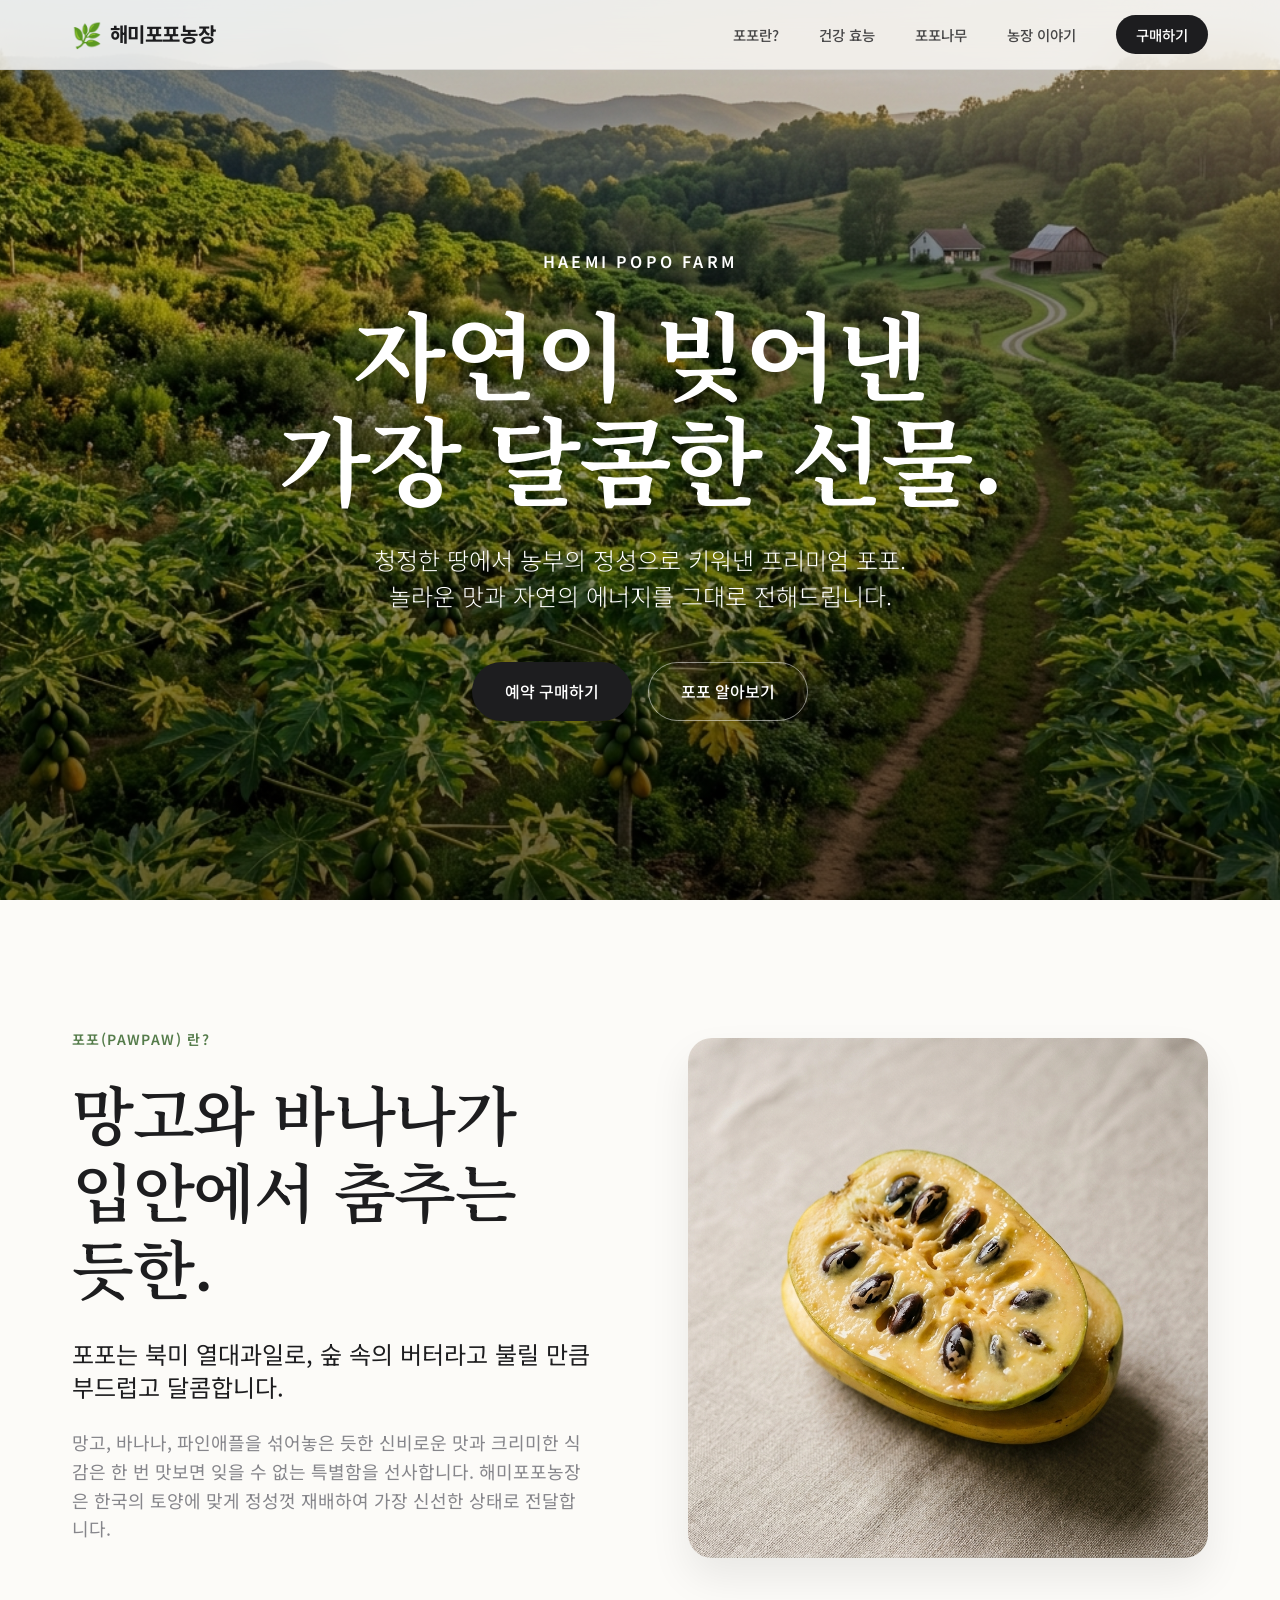
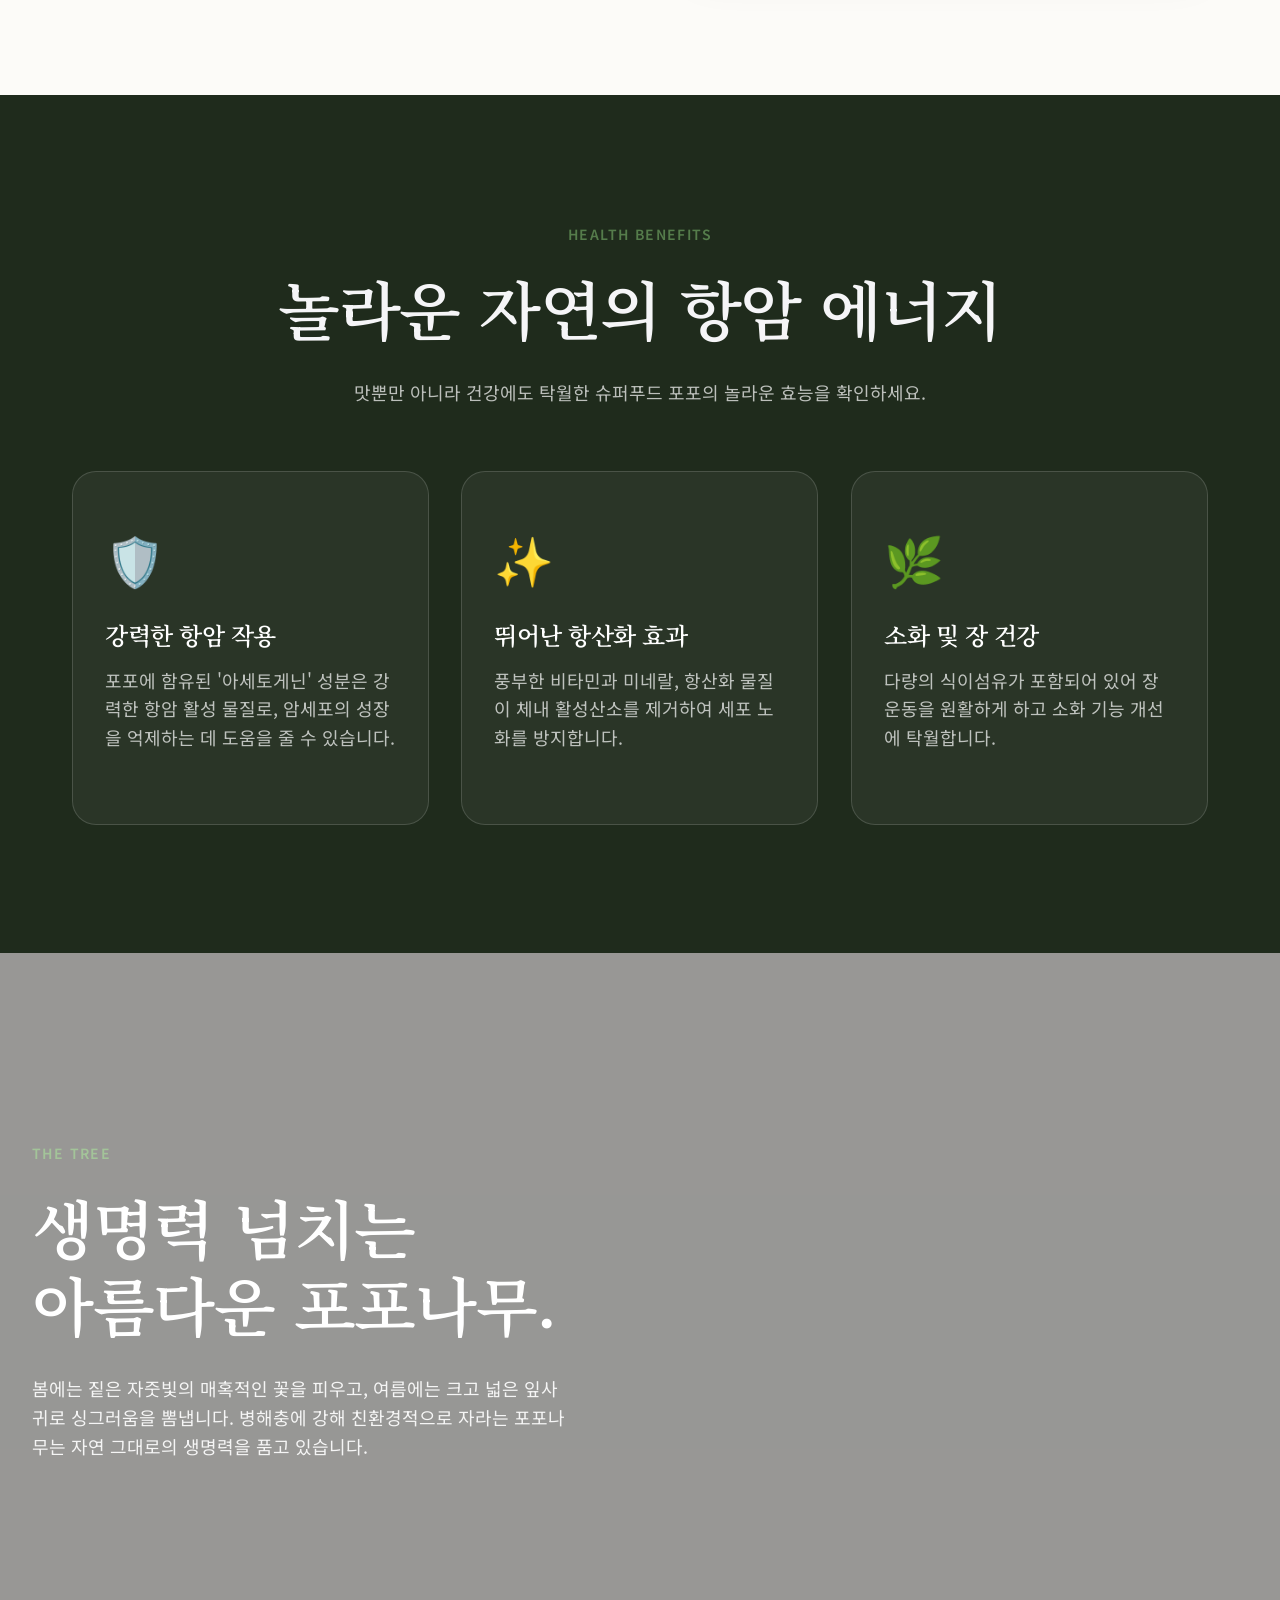
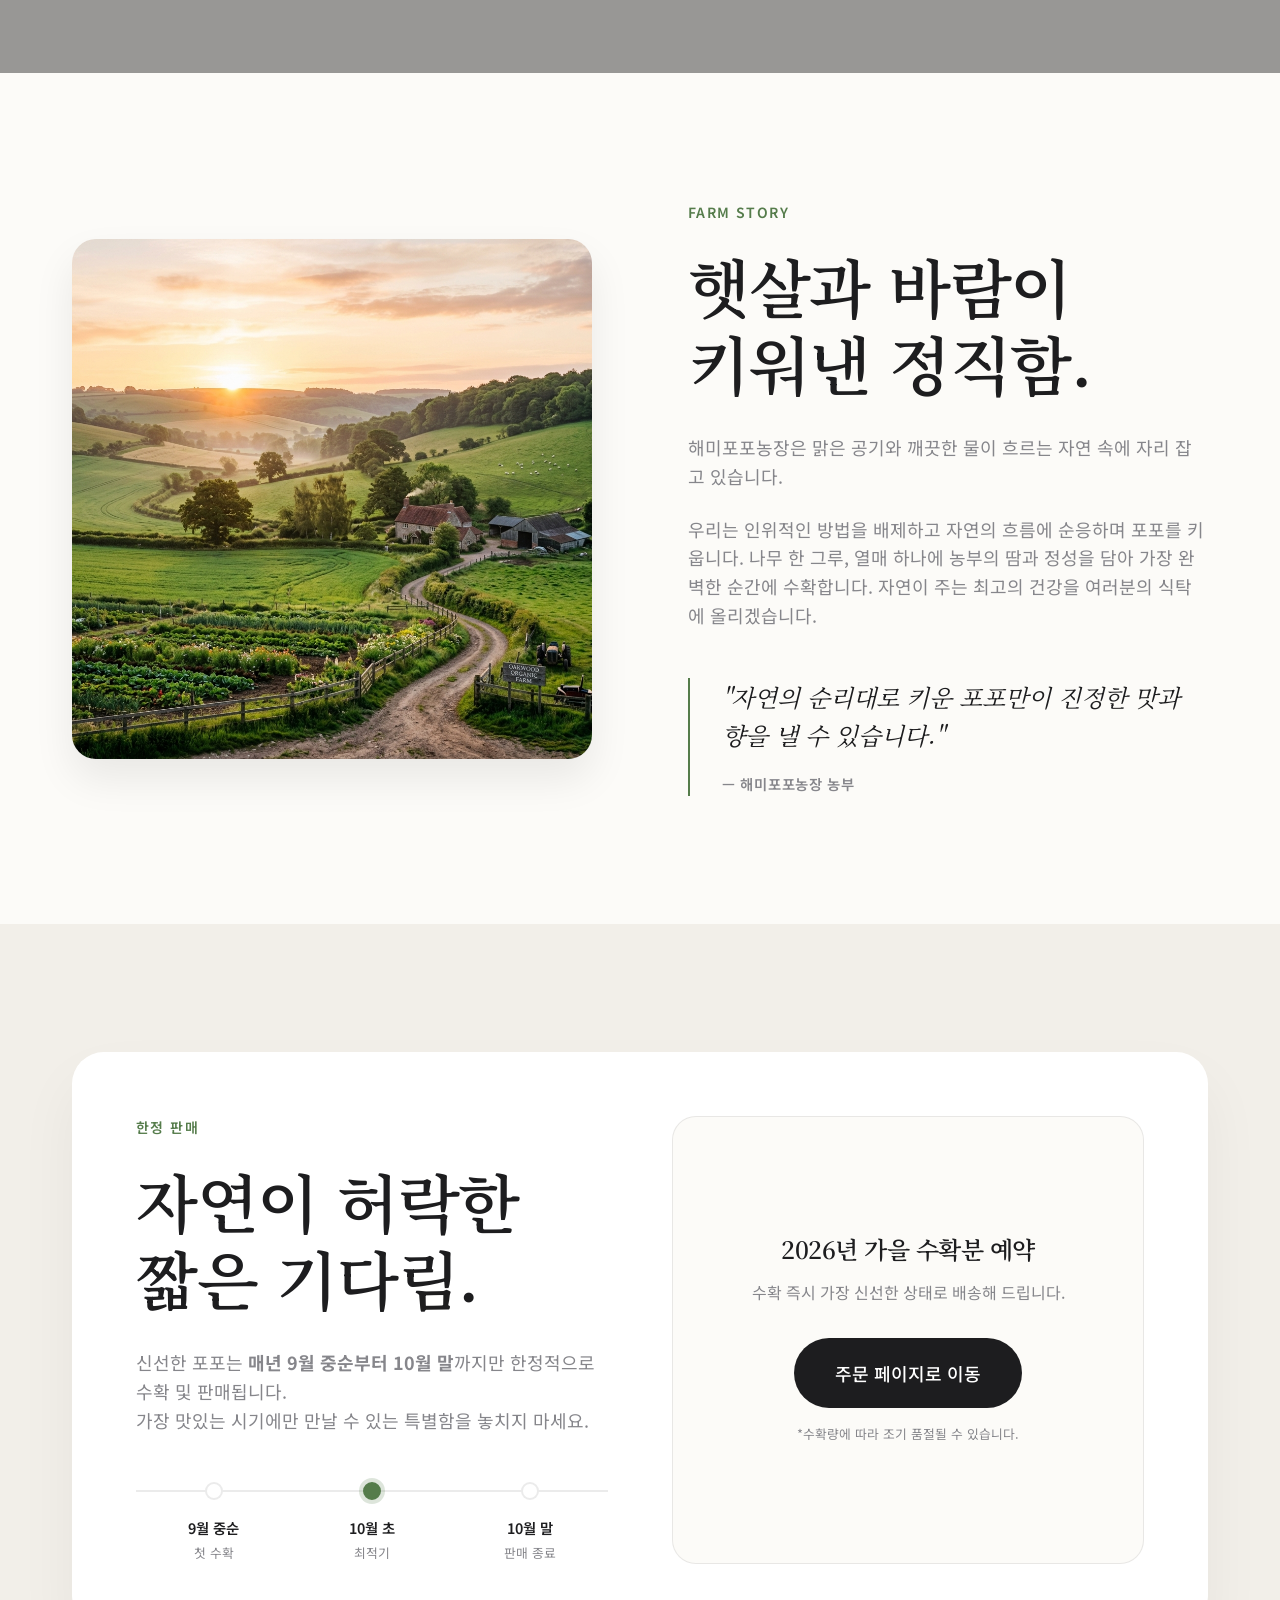
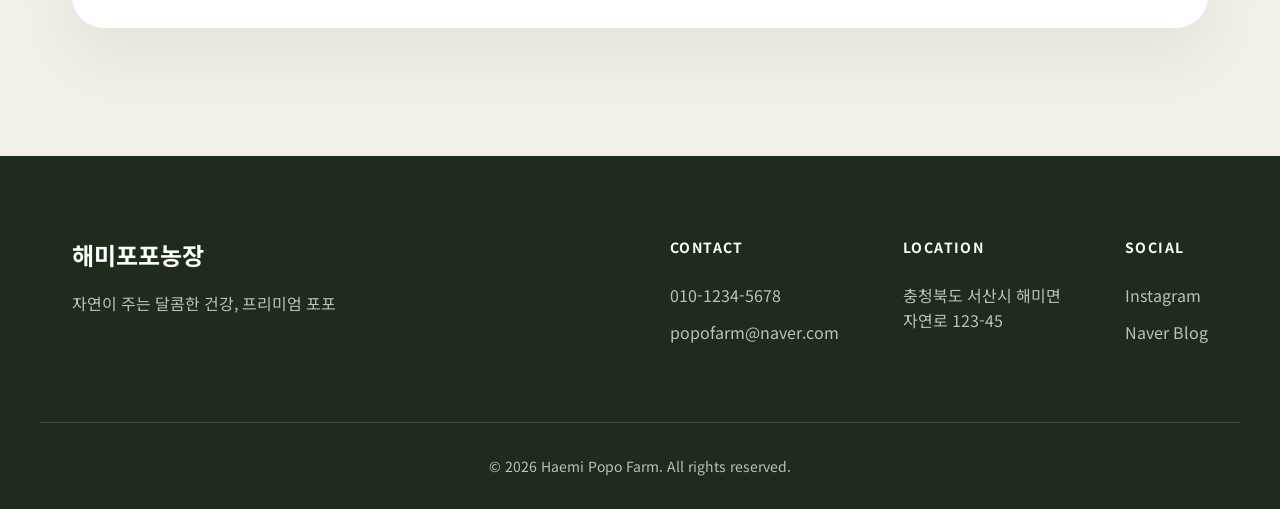
<file: index.html>
<!DOCTYPE html>
<html lang="ko">
<head>
  <meta charset="UTF-8" />
  <meta name="viewport" content="width=device-width, initial-scale=1.0" />
  <title>Haemi Popo Farm | 프리미엄 해미포포농장</title>
  <meta name="description" content="대한민국에서 자란 자연스러운 프리미엄 포포. 해미포포농장의 정성과 사랑으로 만든 신선함을 경험하세요." />
  
  <!-- Modern Typography: Noto Serif KR for headings, Noto Sans KR for body -->
  <link rel="preconnect" href="https://fonts.googleapis.com" />
  <link rel="preconnect" href="https://fonts.gstatic.com" crossorigin />
  <link href="https://fonts.googleapis.com/css2?family=Noto+Sans+KR:wght@300;400;500;700&family=Noto+Serif+KR:wght@400;500;600;700&display=swap" rel="stylesheet" />
  
  <link rel="stylesheet" href="styles.css" />
</head>
<body>
  <header class="site-header">
    <div class="container header-inner">
      <a class="brand" href="#hero">
        <span class="logo-icon">🌿</span>
        <span class="logo-text">해미포포농장</span>
      </a>
      <nav class="site-nav">
        <a href="#about">포포란?</a>
        <a href="#benefits">건강 효능</a>
        <a href="#tree">포포나무</a>
        <a href="#story">농장 이야기</a>
        <a href="#purchase" class="nav-cta">구매하기</a>
      </nav>
      <button class="menu-toggle" aria-label="메뉴 열기">
        <svg width="24" height="24" viewBox="0 0 24 24" fill="none" stroke="currentColor" stroke-width="2"><line x1="3" y1="12" x2="21" y2="12"></line><line x1="3" y1="6" x2="21" y2="6"></line><line x1="3" y1="18" x2="21" y2="18"></line></svg>
      </button>
    </div>
  </header>

  <main>
    <section id="hero" class="hero-section">
      <div class="hero-bg" style="background-image: url('assets/hero_farm_bg_1778646714036.png');"></div>
      <div class="hero-overlay"></div>
      <div class="container hero-content reveal">
        <span class="eyebrow fade-up" style="animation-delay: 0.1s;">Haemi Popo Farm</span>
        <h1 class="fade-up" style="animation-delay: 0.2s;">자연이 빚어낸<br>가장 달콤한 선물.</h1>
        <p class="hero-copy fade-up" style="animation-delay: 0.3s;">청정한 땅에서 농부의 정성으로 키워낸 프리미엄 포포.<br>놀라운 맛과 자연의 에너지를 그대로 전해드립니다.</p>
        <div class="hero-actions fade-up" style="animation-delay: 0.4s;">
          <a class="button button-primary" href="#purchase">예약 구매하기</a>
          <a class="button button-secondary" href="#about">포포 알아보기</a>
        </div>
      </div>
    </section>

    <section id="about" class="panel panel-split">
      <div class="container grid-2">
        <div class="reveal left">
          <span class="section-label">포포(Pawpaw) 란?</span>
          <h2>망고와 바나나가<br>입안에서 춤추는 듯한.</h2>
          <p class="lead">포포는 북미 열대과일로, 숲 속의 버터라고 불릴 만큼 부드럽고 달콤합니다.</p>
          <p>망고, 바나나, 파인애플을 섞어놓은 듯한 신비로운 맛과 크리미한 식감은 한 번 맛보면 잊을 수 없는 특별함을 선사합니다. 해미포포농장은 한국의 토양에 맞게 정성껏 재배하여 가장 신선한 상태로 전달합니다.</p>
        </div>
        <div class="photo-card reveal right">
          <img src="assets/pawpaw_fruit_cut_1778646834562.png" alt="반으로 자른 신선한 포포 열매" class="photo-img">
        </div>
      </div>
    </section>

    <section id="benefits" class="panel panel-dark">
      <div class="container text-center reveal up">
        <span class="section-label">Health Benefits</span>
        <h2 class="section-title">놀라운 자연의 항암 에너지</h2>
        <p class="section-subtitle">맛뿐만 아니라 건강에도 탁월한 슈퍼푸드 포포의 놀라운 효능을 확인하세요.</p>
      </div>
      <div class="container">
        <div class="benefits-grid">
          <article class="benefit-card reveal up" style="transition-delay: 0.1s;">
            <div class="benefit-icon">🛡️</div>
            <h3>강력한 항암 작용</h3>
            <p>포포에 함유된 '아세토게닌' 성분은 강력한 항암 활성 물질로, 암세포의 성장을 억제하는 데 도움을 줄 수 있습니다.</p>
          </article>
          <article class="benefit-card reveal up" style="transition-delay: 0.2s;">
            <div class="benefit-icon">✨</div>
            <h3>뛰어난 항산화 효과</h3>
            <p>풍부한 비타민과 미네랄, 항산화 물질이 체내 활성산소를 제거하여 세포 노화를 방지합니다.</p>
          </article>
          <article class="benefit-card reveal up" style="transition-delay: 0.3s;">
            <div class="benefit-icon">🌿</div>
            <h3>소화 및 장 건강</h3>
            <p>다량의 식이섬유가 포함되어 있어 장 운동을 원활하게 하고 소화 기능 개선에 탁월합니다.</p>
          </article>
        </div>
      </div>
    </section>

    <section id="tree" class="panel panel-parallax">
      <div class="parallax-bg" style="background-image: url('assets/pawpaw_tree_1778646967837.png');"></div>
      <div class="parallax-overlay"></div>
      <div class="container parallax-content reveal up">
        <span class="section-label light">The Tree</span>
        <h2>생명력 넘치는<br>아름다운 포포나무.</h2>
        <p>봄에는 짙은 자줏빛의 매혹적인 꽃을 피우고, 여름에는 크고 넓은 잎사귀로 싱그러움을 뽐냅니다. 병해충에 강해 친환경적으로 자라는 포포나무는 자연 그대로의 생명력을 품고 있습니다.</p>
      </div>
    </section>

    <section id="story" class="panel">
      <div class="container grid-2 reverse-on-mobile">
        <div class="photo-card reveal left">
          <img src="assets/farm_scenery_1778646991649.png" alt="평화로운 해미포포농장 풍경" class="photo-img">
        </div>
        <div class="reveal right">
          <span class="section-label">Farm Story</span>
          <h2>햇살과 바람이<br>키워낸 정직함.</h2>
          <p>해미포포농장은 맑은 공기와 깨끗한 물이 흐르는 자연 속에 자리 잡고 있습니다.</p>
          <p>우리는 인위적인 방법을 배제하고 자연의 흐름에 순응하며 포포를 키웁니다. 나무 한 그루, 열매 하나에 농부의 땀과 정성을 담아 가장 완벽한 순간에 수확합니다. 자연이 주는 최고의 건강을 여러분의 식탁에 올리겠습니다.</p>
          
          <div class="quote-block">
            <p>"자연의 순리대로 키운 포포만이 진정한 맛과 향을 낼 수 있습니다."</p>
            <span class="quote-author">— 해미포포농장 농부</span>
          </div>
        </div>
      </div>
    </section>

    <section id="purchase" class="panel panel-purchase">
      <div class="container reveal up">
        <div class="purchase-box">
          <div class="purchase-info">
            <span class="section-label">한정 판매</span>
            <h2>자연이 허락한<br>짧은 기다림.</h2>
            <p>신선한 포포는 <strong>매년 9월 중순부터 10월 말</strong>까지만 한정적으로 수확 및 판매됩니다.<br>가장 맛있는 시기에만 만날 수 있는 특별함을 놓치지 마세요.</p>
            
            <div class="season-timeline">
              <div class="timeline-step">
                <div class="step-dot"></div>
                <div class="step-text">9월 중순<br><span>첫 수확</span></div>
              </div>
              <div class="timeline-step active">
                <div class="step-dot"></div>
                <div class="step-text">10월 초<br><span>최적기</span></div>
              </div>
              <div class="timeline-step">
                <div class="step-dot"></div>
                <div class="step-text">10월 말<br><span>판매 종료</span></div>
              </div>
            </div>
          </div>
          <div class="purchase-action">
            <div class="action-card">
              <h3>2026년 가을 수확분 예약</h3>
              <p>수확 즉시 가장 신선한 상태로 배송해 드립니다.</p>
              <a href="buy.html" class="button button-primary button-large">주문 페이지로 이동</a>
              <p class="small-text">*수확량에 따라 조기 품절될 수 있습니다.</p>
            </div>
          </div>
        </div>
      </div>
    </section>
  </main>

  <footer id="contact" class="site-footer">
    <div class="container footer-inner">
      <div class="footer-brand">
        <span class="logo-text">해미포포농장</span>
        <p>자연이 주는 달콤한 건강, 프리미엄 포포</p>
      </div>
      <div class="footer-links">
        <div class="link-col">
          <h4>Contact</h4>
          <a href="tel:010-1234-5678">010-1234-5678</a>
          <a href="mailto:popofarm@naver.com">popofarm@naver.com</a>
        </div>
        <div class="link-col">
          <h4>Location</h4>
          <address>
            충청북도 서산시 해미면<br>
            자연로 123-45
          </address>
        </div>
        <div class="link-col">
          <h4>Social</h4>
          <a href="#">Instagram</a>
          <a href="#">Naver Blog</a>
        </div>
      </div>
    </div>
    <div class="container footer-bottom">
      <p>&copy; 2026 Haemi Popo Farm. All rights reserved.</p>
    </div>
  </footer>

  <script src="script.js"></script>
</body>
</html>
</file>
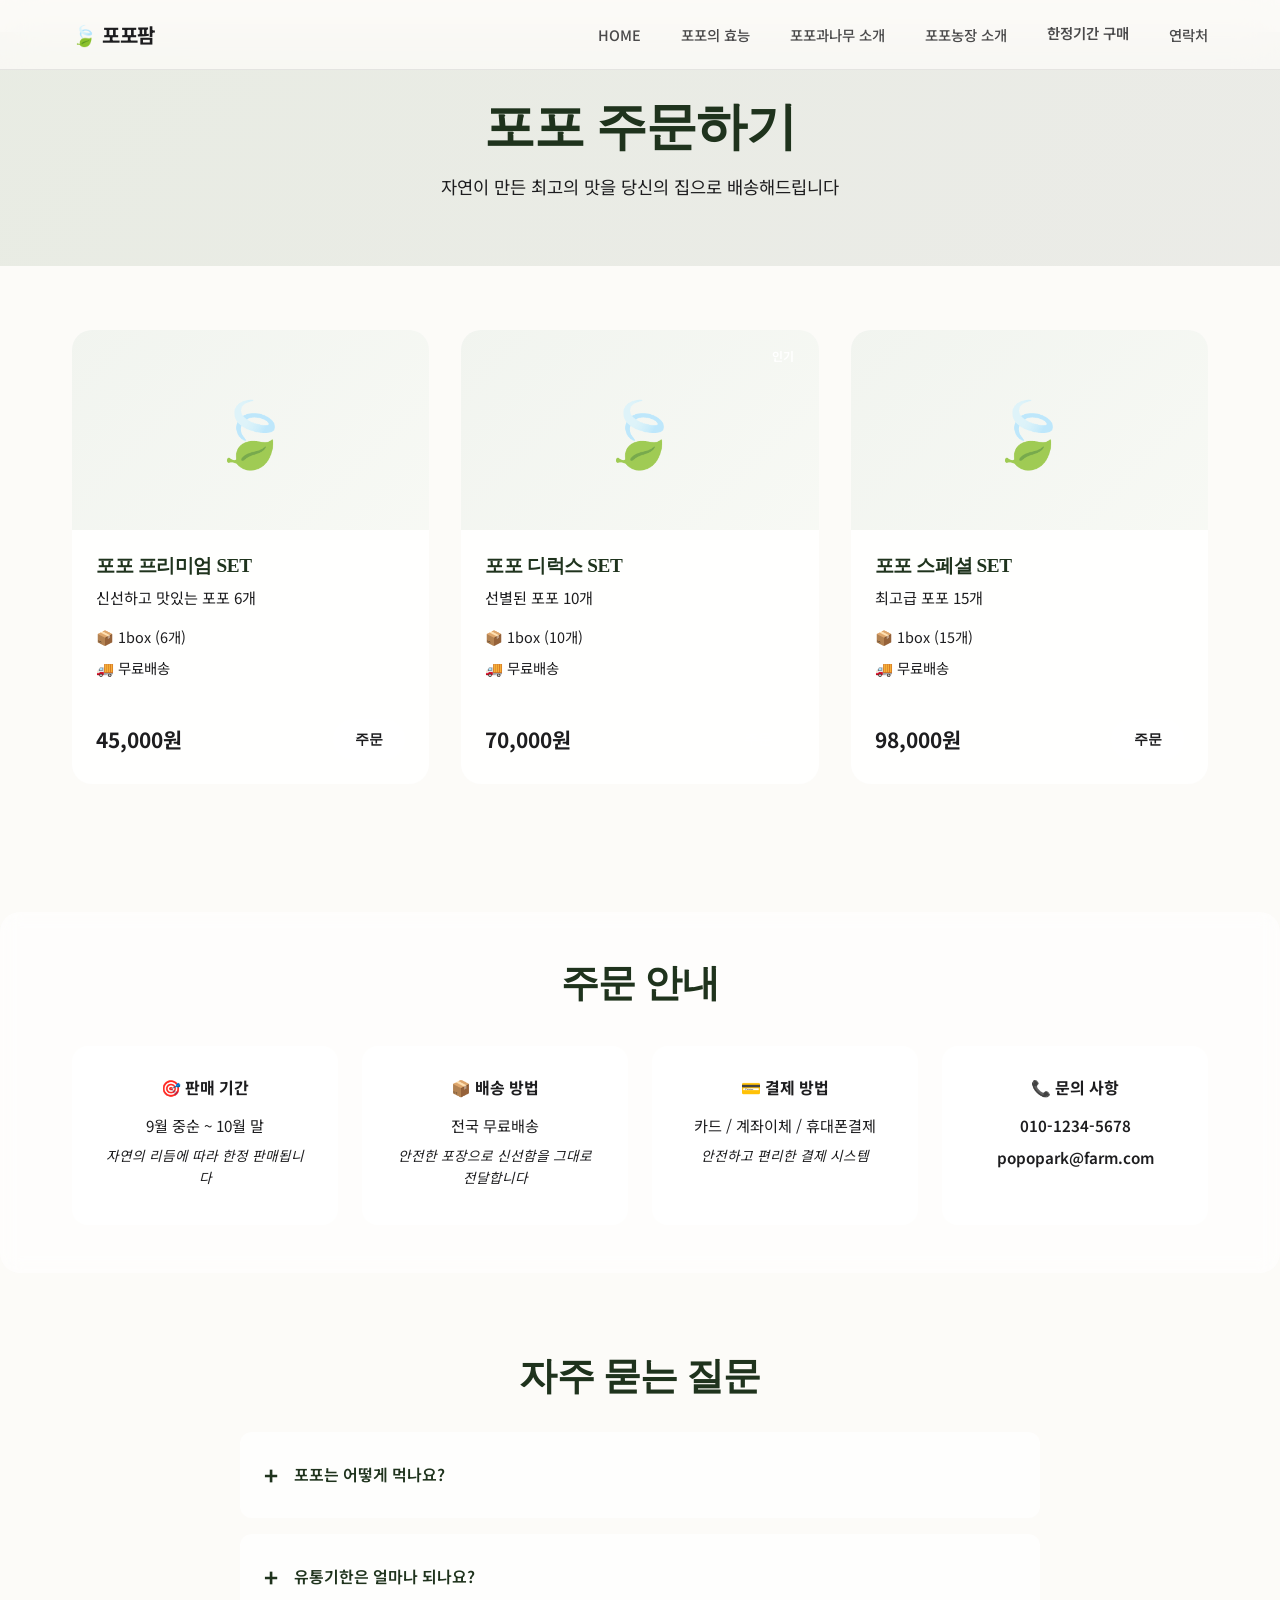
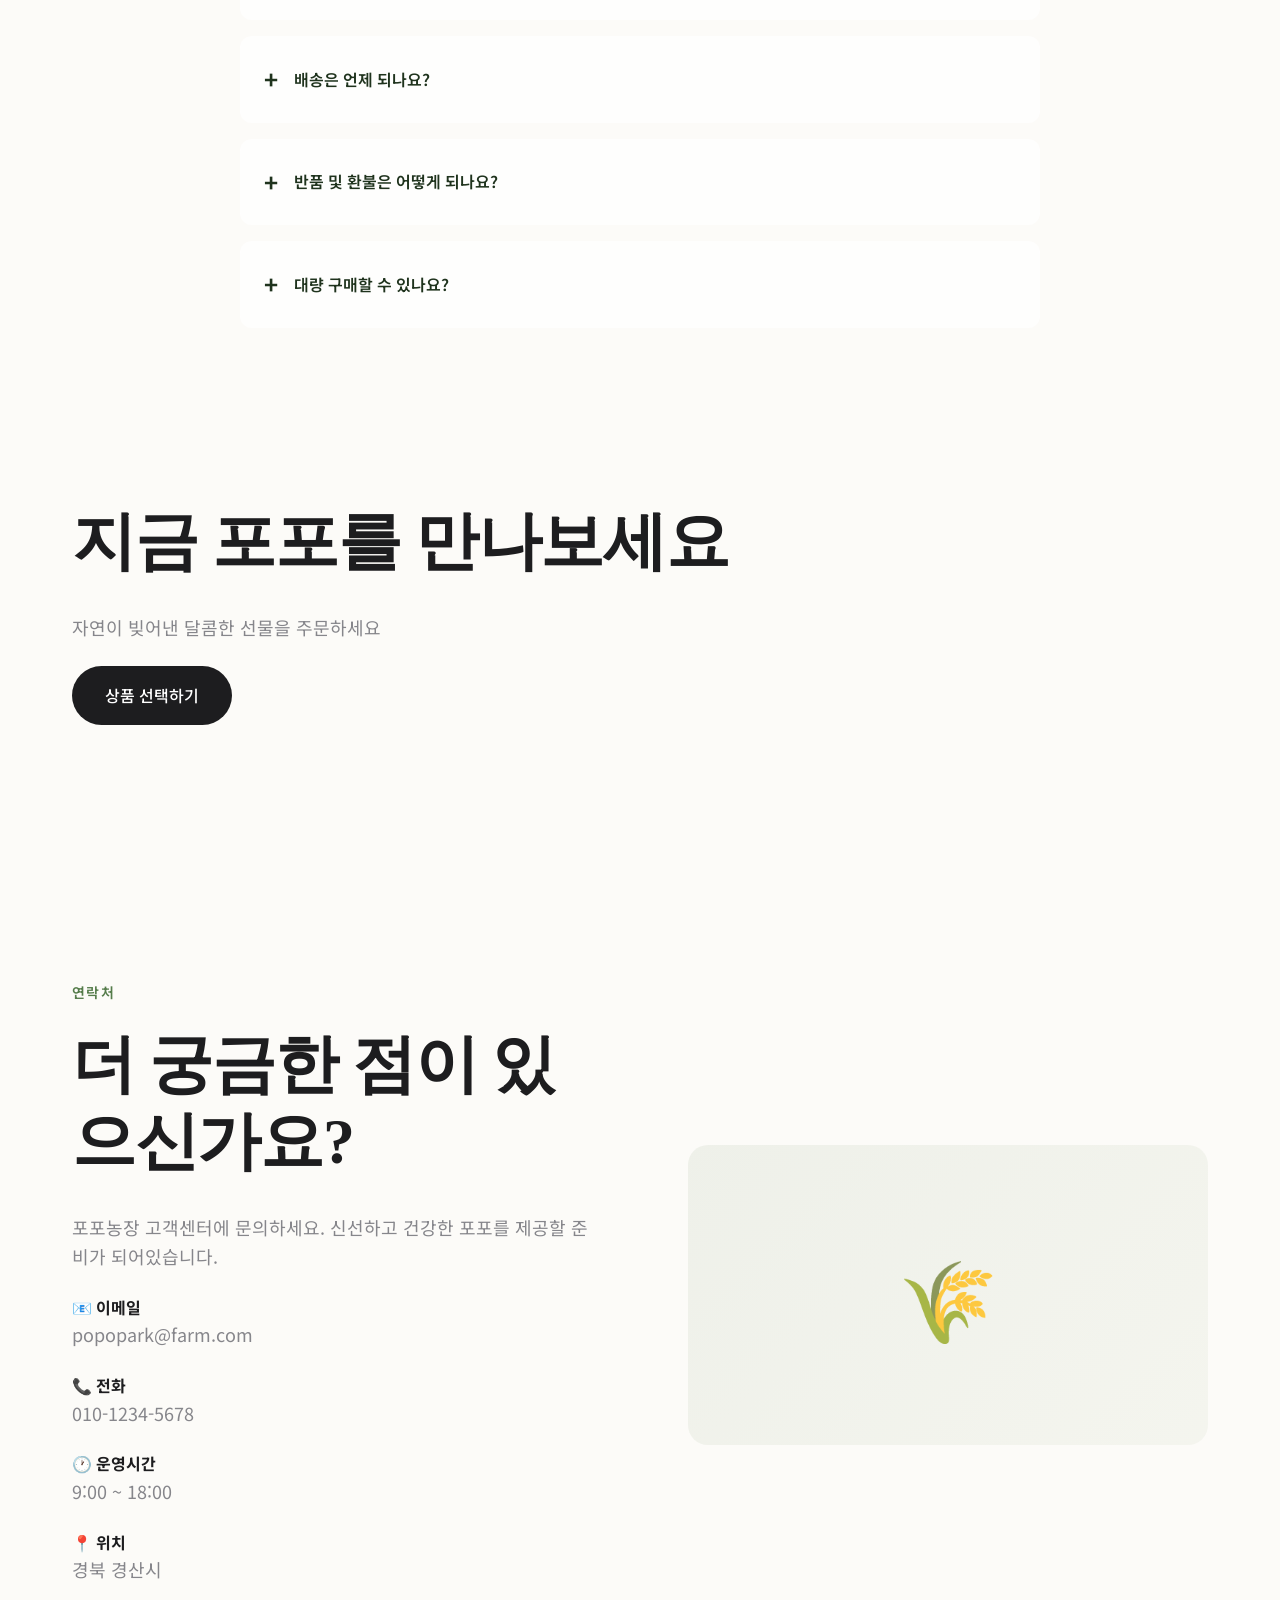
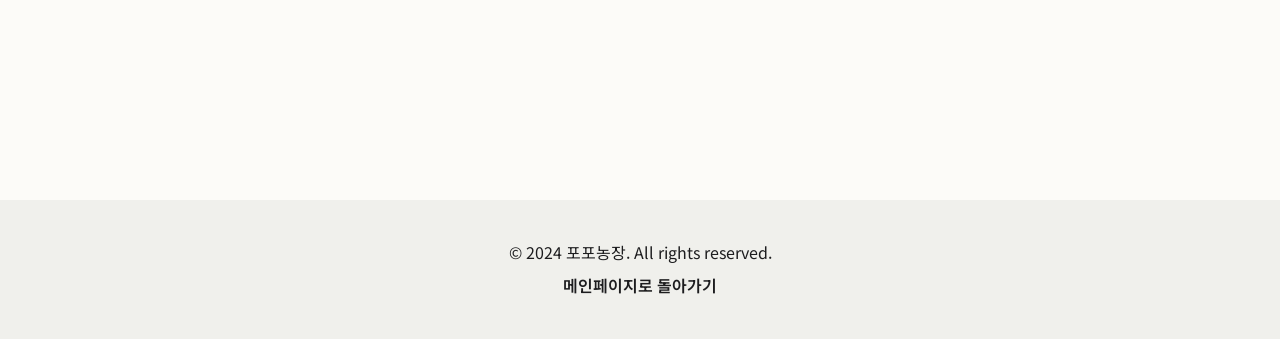
<file: buy.html>
<!DOCTYPE html>
<html lang="ko">
<head>
  <meta charset="UTF-8" />
  <meta name="viewport" content="width=device-width, initial-scale=1.0" />
  <title>포포 구매하기 | 포포농장</title>
  <meta name="description" content="포포농장의 신선한 포포를 주문하세요. 자연이 만든 최고의 맛을 직접 집으로 배송받으세요." />
  <link rel="preconnect" href="https://fonts.googleapis.com" />
  <link rel="preconnect" href="https://fonts.gstatic.com" crossorigin />
  <link href="https://fonts.googleapis.com/css2?family=Inter:wght@400;500;600;700;800&family=Noto+Sans+KR:wght@400;500;600;700&display=swap" rel="stylesheet" />
  <link rel="stylesheet" href="styles.css" />
  <link rel="stylesheet" href="buy-styles.css" />
</head>
<body>
  <header class="site-header">
    <div class="container header-inner">
      <a class="brand" href="index.html">
        <span class="logo">🍃 포포팜</span>
      </a>
      <nav class="site-nav">
        <a href="index.html#hero">HOME</a>
        <a href="index.html#benefits">포포의 효능</a>
        <a href="index.html#tree">포포과나무 소개</a>
        <a href="index.html#story">포포농장 소개</a>
        <a href="buy.html" class="active">한정기간 구매</a>
        <a href="index.html#contact">연락처</a>
      </nav>
      <button class="menu-toggle" aria-label="메뉴 열기">☰</button>
    </div>
  </header>

  <main>
    <section class="buy-hero">
      <div class="container">
        <h1>포포 주문하기</h1>
        <p>자연이 만든 최고의 맛을 당신의 집으로 배송해드립니다</p>
      </div>
    </section>

    <section class="buy-section">
      <div class="container">
        <div class="products-grid">
          <div class="product-card">
            <div class="product-image">
              <div class="product-image-placeholder">🍃</div>
            </div>
            <div class="product-info">
              <h3>포포 프리미엄 SET</h3>
              <p class="product-desc">신선하고 맛있는 포포 6개</p>
              <div class="product-specs">
                <span>📦 1box (6개)</span>
                <span>🚚 무료배송</span>
              </div>
              <div class="product-footer">
                <span class="price">45,000원</span>
                <button class="add-btn" onclick="handleOrder('포포 프리미엄 SET', 45000)">주문</button>
              </div>
            </div>
          </div>

          <div class="product-card">
            <div class="product-image">
              <div class="product-image-placeholder">🍃</div>
              <span class="badge">인기</span>
            </div>
            <div class="product-info">
              <h3>포포 디럭스 SET</h3>
              <p class="product-desc">선별된 포포 10개</p>
              <div class="product-specs">
                <span>📦 1box (10개)</span>
                <span>🚚 무료배송</span>
              </div>
              <div class="product-footer">
                <span class="price">70,000원</span>
                <button class="add-btn add-btn-primary" onclick="handleOrder('포포 디럭스 SET', 70000)">주문</button>
              </div>
            </div>
          </div>

          <div class="product-card">
            <div class="product-image">
              <div class="product-image-placeholder">🍃</div>
            </div>
            <div class="product-info">
              <h3>포포 스페셜 SET</h3>
              <p class="product-desc">최고급 포포 15개</p>
              <div class="product-specs">
                <span>📦 1box (15개)</span>
                <span>🚚 무료배송</span>
              </div>
              <div class="product-footer">
                <span class="price">98,000원</span>
                <button class="add-btn" onclick="handleOrder('포포 스페셜 SET', 98000)">주문</button>
              </div>
            </div>
          </div>
        </div>
      </div>
    </section>

    <section class="buy-info">
      <div class="container">
        <h2>주문 안내</h2>
        <div class="info-grid">
          <div class="info-card">
            <h4>🎯 판매 기간</h4>
            <p>9월 중순 ~ 10월 말</p>
            <p class="small">자연의 리듬에 따라 한정 판매됩니다</p>
          </div>
          <div class="info-card">
            <h4>📦 배송 방법</h4>
            <p>전국 무료배송</p>
            <p class="small">안전한 포장으로 신선함을 그대로 전달합니다</p>
          </div>
          <div class="info-card">
            <h4>💳 결제 방법</h4>
            <p>카드 / 계좌이체 / 휴대폰결제</p>
            <p class="small">안전하고 편리한 결제 시스템</p>
          </div>
          <div class="info-card">
            <h4>📞 문의 사항</h4>
            <p><a href="tel:010-1234-5678">010-1234-5678</a></p>
            <p><a href="mailto:popopark@farm.com">popopark@farm.com</a></p>
          </div>
        </div>
      </div>
    </section>

    <section class="buy-faq">
      <div class="container">
        <h2>자주 묻는 질문</h2>
        <div class="faq-list">
          <details class="faq-item">
            <summary>포포는 어떻게 먹나요?</summary>
            <p>포포는 냉동실에서 꺼내어 실온에서 10-15분 정도 기다린 후, 위의 꼭지부분을 제거하고 숟가락으로 떠먹으면 됩니다. 또는 냉동한 채로 그대로 섭취하셔도 좋습니다.</p>
          </details>
          <details class="faq-item">
            <summary>유통기한은 얼마나 되나요?</summary>
            <p>신선 포포는 수령 후 냉장 보관 시 2-3주 정도 보관 가능하며, 냉동 보관 시 2-3개월 보관 가능합니다.</p>
          </details>
          <details class="faq-item">
            <summary>배송은 언제 되나요?</summary>
            <p>주문 후 2-3일 이내에 배송되며, 오후 기준으로 주문하신 상품은 다음날부터 배송됩니다.</p>
          </details>
          <details class="faq-item">
            <summary>반품 및 환불은 어떻게 되나요?</summary>
            <p>상품 수령 후 7일 이내 반품 가능하며, 포장을 개봉하지 않은 상태에서만 환불이 가능합니다.</p>
          </details>
          <details class="faq-item">
            <summary>대량 구매할 수 있나요?</summary>
            <p>기업 또는 단체 대량 구매 시 별도 문의 부탁드립니다. 특별 할인이 가능합니다.</p>
          </details>
        </div>
      </div>
    </section>

    <section class="panel panel-cta reveal">
      <div class="container cta-content">
        <div>
          <h2>지금 포포를 만나보세요</h2>
          <p>자연이 빚어낸 달콤한 선물을 주문하세요</p>
        </div>
        <a class="button button-primary" href="#products">상품 선택하기</a>
      </div>
    </section>

    <section id="contact" class="panel panel-contact reveal">
      <div class="container grid-2">
        <div>
          <span class="section-label">연락처</span>
          <h2>더 궁금한 점이 있으신가요?</h2>
          <p>포포농장 고객센터에 문의하세요. 신선하고 건강한 포포를 제공할 준비가 되어있습니다.</p>
          <div class="contact-grid">
            <div>
              <strong>📧 이메일</strong>
              <p><a href="mailto:popopark@farm.com">popopark@farm.com</a></p>
            </div>
            <div>
              <strong>📞 전화</strong>
              <p><a href="tel:010-1234-5678">010-1234-5678</a></p>
            </div>
            <div>
              <strong>🕐 운영시간</strong>
              <p>9:00 ~ 18:00</p>
            </div>
            <div>
              <strong>📍 위치</strong>
              <p>경북 경산시</p>
            </div>
          </div>
        </div>
        <div class="buy-contact-image">
          <div class="buy-image-placeholder">🌾</div>
        </div>
      </div>
    </section>
  </main>

  <footer class="site-footer">
    <div class="container">
      <p>&copy; 2024 포포농장. All rights reserved.</p>
      <p><a href="index.html">메인페이지로 돌아가기</a></p>
    </div>
  </footer>

  <script src="script.js"></script>
  <script src="buy-script.js"></script>
</body>
</html>
</file>
<file: styles.css>
:root {
  /* Color Palette - Premium Organic */
  --bg-color: #fcfbf8;
  --bg-dark: #1f2b1c;
  --text-main: #1d1d1f;
  --text-light: #86868b;
  --text-dark-bg: #f5f5f7;
  --accent: #557c4b;
  --accent-hover: #3d5e35;
  --border-color: rgba(0, 0, 0, 0.08);
  --border-light: rgba(255, 255, 255, 0.15);
  
  /* Typography */
  --font-sans: 'Noto Sans KR', -apple-system, BlinkMacSystemFont, "Segoe UI", Roboto, Helvetica, Arial, sans-serif;
  --font-serif: 'Noto Serif KR', Georgia, "Times New Roman", serif;
  
  /* Spacing & Layout */
  --header-height: 70px;
  --container-width: 1200px;
  --section-padding: 8rem 0;
  
  /* Easings */
  --ease-out-expo: cubic-bezier(0.16, 1, 0.3, 1);
  --ease-in-out: cubic-bezier(0.65, 0, 0.35, 1);
}

* {
  box-sizing: border-box;
  margin: 0;
  padding: 0;
}

html {
  scroll-behavior: smooth;
  font-size: 16px;
}

body {
  font-family: var(--font-sans);
  color: var(--text-main);
  background-color: var(--bg-color);
  line-height: 1.6;
  -webkit-font-smoothing: antialiased;
  -moz-osx-font-smoothing: grayscale;
  overflow-x: hidden;
}

img {
  max-width: 100%;
  height: auto;
  display: block;
}

a {
  text-decoration: none;
  color: inherit;
}

.container {
  width: 100%;
  max-width: var(--container-width);
  margin: 0 auto;
  padding: 0 2rem;
}

/* Typography Base */
h1, h2, h3 {
  font-family: var(--font-serif);
  font-weight: 600;
  line-height: 1.2;
  letter-spacing: -0.02em;
}

.section-label {
  display: block;
  font-family: var(--font-sans);
  font-size: 0.875rem;
  font-weight: 600;
  letter-spacing: 0.1em;
  text-transform: uppercase;
  color: var(--accent);
  margin-bottom: 1.5rem;
}

.section-label.light {
  color: #a3c499;
}

/* Header */
.site-header {
  position: fixed;
  top: 0;
  left: 0;
  width: 100%;
  height: var(--header-height);
  z-index: 100;
  background-color: rgba(252, 251, 248, 0.8);
  backdrop-filter: saturate(180%) blur(20px);
  -webkit-backdrop-filter: saturate(180%) blur(20px);
  border-bottom: 1px solid var(--border-color);
  transition: transform 0.3s var(--ease-out-expo), background-color 0.3s ease;
}

.site-header.hidden {
  transform: translateY(-100%);
}

.header-inner {
  display: flex;
  justify-content: space-between;
  align-items: center;
  height: 100%;
}

.brand {
  display: flex;
  align-items: center;
  gap: 0.5rem;
  font-size: 1.25rem;
  font-weight: 700;
  letter-spacing: -0.02em;
}

.logo-icon {
  font-size: 1.5rem;
}

.site-nav {
  display: flex;
  gap: 2.5rem;
  align-items: center;
}

.site-nav a {
  font-size: 0.9rem;
  font-weight: 500;
  color: var(--text-main);
  opacity: 0.8;
  transition: opacity 0.2s ease, color 0.2s ease;
}

.site-nav a:hover {
  opacity: 1;
}

.site-nav .nav-cta {
  background-color: var(--text-main);
  color: #fff;
  padding: 0.5rem 1.25rem;
  border-radius: 99px;
  opacity: 1;
  transition: background-color 0.2s ease;
}

.site-nav .nav-cta:hover {
  background-color: var(--accent);
}

.menu-toggle {
  display: none;
  background: none;
  border: none;
  cursor: pointer;
  color: var(--text-main);
}

/* Buttons */
.button {
  display: inline-block;
  padding: 1rem 2rem;
  border-radius: 99px;
  font-size: 1rem;
  font-weight: 500;
  text-align: center;
  transition: all 0.3s var(--ease-out-expo);
  cursor: pointer;
  border: 1px solid transparent;
}

.button-primary {
  background-color: var(--text-main);
  color: #fff;
}

.button-primary:hover {
  background-color: var(--accent);
  transform: translateY(-2px);
  box-shadow: 0 10px 20px rgba(0,0,0,0.1);
}

.button-secondary {
  background-color: transparent;
  color: var(--text-main);
  border-color: var(--text-main);
}

.button-secondary:hover {
  background-color: rgba(0,0,0,0.05);
  transform: translateY(-2px);
}

.button-large {
  padding: 1.25rem 2.5rem;
  font-size: 1.125rem;
}

/* Hero Section */
.hero-section {
  position: relative;
  height: 100vh;
  min-height: 700px;
  display: flex;
  align-items: center;
  justify-content: center;
  text-align: center;
  color: #fff;
  overflow: hidden;
  padding-top: var(--header-height);
}

.hero-bg {
  position: absolute;
  top: 0;
  left: 0;
  width: 100%;
  height: 100%;
  background-size: cover;
  background-position: center;
  z-index: -2;
  transform: scale(1.05);
  animation: heroZoom 20s infinite alternate ease-in-out;
}

@keyframes heroZoom {
  from { transform: scale(1.05); }
  to { transform: scale(1.1); }
}

.hero-overlay {
  position: absolute;
  top: 0;
  left: 0;
  width: 100%;
  height: 100%;
  background: linear-gradient(to bottom, rgba(0,0,0,0.2) 0%, rgba(0,0,0,0.6) 100%);
  z-index: -1;
}

.hero-content {
  max-width: 900px;
}

.hero-content .eyebrow {
  display: block;
  font-size: 1rem;
  font-weight: 600;
  letter-spacing: 0.2em;
  text-transform: uppercase;
  margin-bottom: 1.5rem;
  opacity: 0.9;
}

.hero-content h1 {
  font-size: clamp(3.5rem, 8vw, 6rem);
  font-weight: 700;
  line-height: 1.1;
  margin-bottom: 2rem;
  text-shadow: 0 4px 12px rgba(0,0,0,0.15);
}

.hero-copy {
  font-size: clamp(1.125rem, 2vw, 1.5rem);
  font-weight: 300;
  opacity: 0.9;
  margin-bottom: 3rem;
  line-height: 1.5;
}

.hero-actions {
  display: flex;
  gap: 1rem;
  justify-content: center;
}

.hero-actions .button-secondary {
  color: #fff;
  border-color: rgba(255,255,255,0.5);
}
.hero-actions .button-secondary:hover {
  background-color: rgba(255,255,255,0.1);
  border-color: #fff;
}

/* Sections Base */
.panel {
  padding: var(--section-padding);
}

.panel-dark {
  background-color: var(--bg-dark);
  color: var(--text-dark-bg);
}

.text-center {
  text-align: center;
}

.grid-2 {
  display: grid;
  grid-template-columns: 1fr 1fr;
  gap: 6rem;
  align-items: center;
}

.panel h2 {
  font-size: clamp(2.5rem, 5vw, 4rem);
  margin-bottom: 2rem;
}

.panel p {
  font-size: 1.125rem;
  color: var(--text-light);
  margin-bottom: 1.5rem;
}

.panel p.lead {
  font-size: 1.5rem;
  color: var(--text-main);
  font-weight: 400;
  line-height: 1.4;
}

.panel-dark p {
  color: rgba(255,255,255,0.7);
}

/* Photo Cards */
.photo-card {
  border-radius: 24px;
  overflow: hidden;
  box-shadow: 0 20px 40px rgba(0,0,0,0.08);
}

.photo-img {
  width: 100%;
  height: 100%;
  object-fit: cover;
  transition: transform 0.7s var(--ease-out-expo);
}

.photo-card:hover .photo-img {
  transform: scale(1.05);
}

/* Benefits Grid */
.benefits-grid {
  display: grid;
  grid-template-columns: repeat(3, 1fr);
  gap: 2rem;
  margin-top: 4rem;
}

.benefit-card {
  background: rgba(255,255,255,0.05);
  border: 1px solid var(--border-light);
  padding: 3rem 2rem;
  border-radius: 24px;
  transition: transform 0.3s ease, background 0.3s ease;
}

.benefit-card:hover {
  transform: translateY(-10px);
  background: rgba(255,255,255,0.08);
}

.benefit-icon {
  font-size: 3rem;
  margin-bottom: 1.5rem;
}

.benefit-card h3 {
  font-size: 1.5rem;
  margin-bottom: 1rem;
  color: #fff;
}

/* Parallax Section */
.panel-parallax {
  position: relative;
  height: 80vh;
  min-height: 600px;
  display: flex;
  align-items: center;
  color: #fff;
  overflow: hidden;
}

.parallax-bg {
  position: absolute;
  top: 0;
  left: 0;
  width: 100%;
  height: 120%; /* Extra height for parallax */
  background-size: cover;
  background-position: center;
  background-attachment: fixed;
  z-index: -2;
}

.parallax-overlay {
  position: absolute;
  top: 0;
  left: 0;
  width: 100%;
  height: 100%;
  background: rgba(0, 0, 0, 0.4);
  z-index: -1;
}

.parallax-content {
  max-width: 600px;
  margin: 0; /* Override container auto margin if needed, but flex handles it */
}

.parallax-content p {
  color: rgba(255,255,255,0.9);
}

/* Story Section */
.quote-block {
  margin-top: 3rem;
  padding-left: 2rem;
  border-left: 2px solid var(--accent);
}

.quote-block p {
  font-family: var(--font-serif);
  font-size: 1.5rem;
  color: var(--text-main);
  font-style: italic;
  margin-bottom: 1rem;
}

.quote-author {
  font-size: 0.9rem;
  font-weight: 600;
  color: var(--text-light);
  text-transform: uppercase;
  letter-spacing: 0.05em;
}

/* Purchase Section */
.panel-purchase {
  background-color: #f2efe9;
}

.purchase-box {
  background: #fff;
  border-radius: 32px;
  padding: 4rem;
  display: grid;
  grid-template-columns: 1fr 1fr;
  gap: 4rem;
  box-shadow: 0 30px 60px rgba(0,0,0,0.05);
}

.season-timeline {
  margin-top: 3rem;
  display: flex;
  justify-content: space-between;
  position: relative;
}

.season-timeline::before {
  content: '';
  position: absolute;
  top: 8px;
  left: 0;
  width: 100%;
  height: 2px;
  background: var(--border-color);
  z-index: 1;
}

.timeline-step {
  position: relative;
  z-index: 2;
  text-align: center;
  width: 33%;
}

.step-dot {
  width: 18px;
  height: 18px;
  background: #fff;
  border: 2px solid var(--border-color);
  border-radius: 50%;
  margin: 0 auto 1rem;
  transition: all 0.3s ease;
}

.timeline-step.active .step-dot {
  background: var(--accent);
  border-color: var(--accent);
  box-shadow: 0 0 0 4px rgba(85, 124, 75, 0.2);
}

.step-text {
  font-size: 0.9rem;
  font-weight: 600;
  color: var(--text-main);
}

.step-text span {
  display: block;
  font-size: 0.8rem;
  font-weight: 400;
  color: var(--text-light);
  margin-top: 0.25rem;
}

.action-card {
  background: var(--bg-color);
  padding: 3rem;
  border-radius: 24px;
  text-align: center;
  height: 100%;
  display: flex;
  flex-direction: column;
  justify-content: center;
  align-items: center;
  border: 1px solid var(--border-color);
}

.action-card h3 {
  font-size: 1.5rem;
  margin-bottom: 1rem;
}

.action-card p {
  font-size: 1rem;
  margin-bottom: 2rem;
}

.action-card .small-text {
  font-size: 0.8rem;
  margin-top: 1rem;
  margin-bottom: 0;
}

/* Footer */
.site-footer {
  background-color: var(--bg-dark);
  color: rgba(255,255,255,0.7);
  padding: 5rem 0 2rem;
}

.footer-inner {
  display: flex;
  justify-content: space-between;
  flex-wrap: wrap;
  gap: 4rem;
  margin-bottom: 4rem;
}

.footer-brand {
  max-width: 300px;
}

.footer-brand .logo-text {
  display: block;
  font-size: 1.5rem;
  font-weight: 700;
  color: #fff;
  margin-bottom: 1rem;
}

.footer-links {
  display: flex;
  gap: 4rem;
}

.link-col h4 {
  font-family: var(--font-sans);
  font-size: 0.875rem;
  color: #fff;
  text-transform: uppercase;
  letter-spacing: 0.1em;
  margin-bottom: 1.5rem;
}

.link-col a, .link-col address {
  display: block;
  font-style: normal;
  margin-bottom: 0.75rem;
  transition: color 0.2s ease;
}

.link-col a:hover {
  color: #fff;
}

.footer-bottom {
  border-top: 1px solid var(--border-light);
  padding-top: 2rem;
  text-align: center;
  font-size: 0.875rem;
}

/* Reveal Animations */
.reveal {
  opacity: 0;
  visibility: hidden;
  transition: all 1s var(--ease-out-expo);
  will-change: transform, opacity;
}

.reveal.visible {
  opacity: 1;
  visibility: visible;
}

.reveal.up { transform: translateY(40px); }
.reveal.up.visible { transform: translateY(0); }

.reveal.left { transform: translateX(-40px); }
.reveal.left.visible { transform: translateX(0); }

.reveal.right { transform: translateX(40px); }
.reveal.right.visible { transform: translateX(0); }

/* Staggering for Hero */
.fade-up {
  opacity: 0;
  transform: translateY(30px);
  animation: fadeUpAnim 1s var(--ease-out-expo) forwards;
}

@keyframes fadeUpAnim {
  to {
    opacity: 1;
    transform: translateY(0);
  }
}

/* Responsive */
@media (max-width: 1024px) {
  .grid-2, .purchase-box {
    grid-template-columns: 1fr;
    gap: 3rem;
  }
  
  .reverse-on-mobile .photo-card {
    grid-row: 2;
  }
  
  .benefits-grid {
    grid-template-columns: 1fr;
  }
  
  .panel h2 {
    font-size: 2.5rem;
  }
}

@media (max-width: 768px) {
  :root {
    --section-padding: 5rem 0;
  }
  
  .site-nav {
    position: absolute;
    top: 100%;
    left: 0;
    width: 100%;
    background: rgba(252, 251, 248, 0.98);
    backdrop-filter: blur(20px);
    flex-direction: column;
    padding: 2rem;
    gap: 1.5rem;
    border-bottom: 1px solid var(--border-color);
    clip-path: inset(0 0 100% 0);
    transition: clip-path 0.4s var(--ease-out-expo);
  }
  
  .site-nav.open {
    clip-path: inset(0 0 0 0);
  }
  
  .menu-toggle {
    display: block;
  }
  
  .hero-content h1 {
    font-size: 3rem;
  }
  
  .hero-actions {
    flex-direction: column;
  }
  
  .purchase-box {
    padding: 2rem;
  }
  
  .footer-links {
    flex-direction: column;
    gap: 2rem;
  }
}
</file>
<file: buy-styles.css>
/* Buy Page Styles */

.site-nav a.active {
  color: var(--accent-dark);
  font-weight: 600;
  border-bottom: 2px solid var(--accent-dark);
  padding-bottom: 0.25rem;
}

.buy-hero {
  background: linear-gradient(135deg, rgba(120, 149, 108, 0.15), rgba(34, 51, 33, 0.08));
  padding: 4rem 0;
  text-align: center;
  margin-top: 2rem;
}

.buy-hero h1 {
  margin: 0 0 1rem;
  font-size: clamp(2rem, 4vw, 3.2rem);
  color: #1f331d;
}

.buy-hero p {
  color: var(--muted);
  font-size: 1.1rem;
  max-width: 600px;
  margin: 0 auto;
}

.buy-section {
  padding: 4rem 0;
}

.products-grid {
  display: grid;
  grid-template-columns: repeat(auto-fit, minmax(320px, 1fr));
  gap: 2rem;
  margin-bottom: 2rem;
}

.product-card {
  background: rgba(255, 255, 255, 0.9);
  border: 1px solid var(--border);
  border-radius: 20px;
  overflow: hidden;
  transition: transform 0.3s ease, box-shadow 0.3s ease;
  display: flex;
  flex-direction: column;
}

.product-card:hover {
  transform: translateY(-8px);
  box-shadow: 0 20px 40px rgba(40, 49, 26, 0.12);
}

.product-image {
  position: relative;
  width: 100%;
  height: 200px;
  background: linear-gradient(135deg, rgba(120, 149, 108, 0.1), rgba(178, 195, 159, 0.1));
  display: flex;
  align-items: center;
  justify-content: center;
  border-bottom: 1px solid var(--border);
}

.product-image-placeholder {
  font-size: 4rem;
  opacity: 0.8;
}

.badge {
  position: absolute;
  top: 10px;
  right: 10px;
  background: var(--accent-dark);
  color: white;
  padding: 0.4rem 0.9rem;
  border-radius: 999px;
  font-size: 0.75rem;
  font-weight: 600;
}

.product-info {
  padding: 1.5rem;
  display: flex;
  flex-direction: column;
  flex-grow: 1;
}

.product-info h3 {
  margin: 0 0 0.5rem;
  font-size: 1.2rem;
  color: #1f331d;
}

.product-desc {
  margin: 0 0 1rem;
  color: var(--muted);
  font-size: 0.95rem;
}

.product-specs {
  display: flex;
  flex-direction: column;
  gap: 0.5rem;
  margin-bottom: 1.5rem;
  font-size: 0.9rem;
  color: var(--muted);
}

.product-footer {
  display: flex;
  justify-content: space-between;
  align-items: center;
  margin-top: auto;
  padding-top: 1rem;
  border-top: 1px solid var(--border);
}

.price {
  font-size: 1.3rem;
  font-weight: 700;
  color: var(--accent-dark);
}

.add-btn {
  padding: 0.7rem 1.4rem;
  background: rgba(255, 255, 255, 0.8);
  border: 2px solid var(--accent-dark);
  color: var(--accent-dark);
  border-radius: 999px;
  font-weight: 600;
  cursor: pointer;
  transition: all 0.3s ease;
  font-size: 0.9rem;
}

.add-btn:hover {
  background: var(--accent-dark);
  color: white;
}

.add-btn-primary {
  background: var(--accent-dark);
  color: white;
  border-color: var(--accent-dark);
}

.add-btn-primary:hover {
  background: #3a4a32;
  border-color: #3a4a32;
}

.buy-info {
  background: rgba(255, 255, 255, 0.6);
  backdrop-filter: blur(10px);
  padding: 3rem 0;
  margin: 2rem 0;
  border-radius: 20px;
}

.buy-info h2 {
  text-align: center;
  margin: 0 0 2.5rem;
  font-size: clamp(1.8rem, 3vw, 2.4rem);
  color: #1f331d;
}

.info-grid {
  display: grid;
  grid-template-columns: repeat(auto-fit, minmax(250px, 1fr));
  gap: 1.5rem;
}

.info-card {
  background: rgba(255, 255, 255, 0.8);
  padding: 1.8rem;
  border-radius: 16px;
  border: 1px solid var(--border);
  text-align: center;
}

.info-card h4 {
  margin: 0 0 0.75rem;
  font-size: 1rem;
  color: var(--accent-dark);
}

.info-card p {
  margin: 0.5rem 0;
  color: var(--text);
  font-size: 0.95rem;
}

.info-card .small {
  font-size: 0.85rem;
  color: var(--muted);
  font-style: italic;
}

.info-card a {
  color: var(--accent-dark);
  text-decoration: none;
  font-weight: 600;
  transition: color 0.25s ease;
}

.info-card a:hover {
  color: var(--accent);
}

.buy-faq {
  padding: 3rem 0;
}

.buy-faq h2 {
  text-align: center;
  margin: 0 0 2rem;
  font-size: clamp(1.8rem, 3vw, 2.4rem);
  color: #1f331d;
}

.faq-list {
  display: flex;
  flex-direction: column;
  gap: 1rem;
  max-width: 800px;
  margin: 0 auto;
}

.faq-item {
  background: rgba(255, 255, 255, 0.8);
  border: 1px solid var(--border);
  border-radius: 12px;
  padding: 1.5rem;
  cursor: pointer;
  transition: all 0.3s ease;
}

.faq-item:hover {
  background: rgba(255, 255, 255, 0.95);
  box-shadow: 0 10px 30px rgba(40, 49, 26, 0.08);
}

.faq-item summary {
  display: flex;
  align-items: center;
  font-weight: 600;
  color: #1f331d;
  list-style: none;
  user-select: none;
}

.faq-item summary::-webkit-details-marker {
  display: none;
}

.faq-item summary::before {
  content: '+';
  font-size: 1.5rem;
  margin-right: 1rem;
  color: var(--accent-dark);
  font-weight: bold;
  transition: transform 0.3s ease;
}

.faq-item[open] summary::before {
  content: '−';
  transform: rotate(90deg);
}

.faq-item p {
  margin: 1rem 0 0;
  color: var(--muted);
  line-height: 1.6;
  padding-left: 2rem;
}

.buy-contact-image {
  border-radius: 20px;
  overflow: hidden;
  min-height: 300px;
  background: linear-gradient(135deg, rgba(120, 149, 108, 0.1), rgba(178, 195, 159, 0.1));
  display: flex;
  align-items: center;
  justify-content: center;
}

.buy-image-placeholder {
  font-size: 5rem;
  opacity: 0.8;
}

.site-footer {
  background: rgba(34, 51, 33, 0.05);
  border-top: 1px solid var(--border);
  padding: 2rem 0;
  margin-top: 4rem;
  text-align: center;
  color: var(--muted);
}

.site-footer p {
  margin: 0.5rem 0;
}

.site-footer a {
  color: var(--accent-dark);
  text-decoration: none;
  font-weight: 600;
  transition: color 0.25s ease;
}

.site-footer a:hover {
  color: var(--accent);
}

@media (max-width: 900px) {
  .products-grid {
    grid-template-columns: repeat(auto-fit, minmax(280px, 1fr));
  }
}

@media (max-width: 600px) {
  .buy-hero {
    padding: 2.5rem 0;
  }

  .buy-hero h1 {
    font-size: 1.8rem;
  }

  .products-grid {
    grid-template-columns: 1fr;
  }

  .info-grid,
  .faq-list {
    grid-template-columns: 1fr;
  }

  .buy-section {
    padding: 2rem 0;
  }
}
</file>
